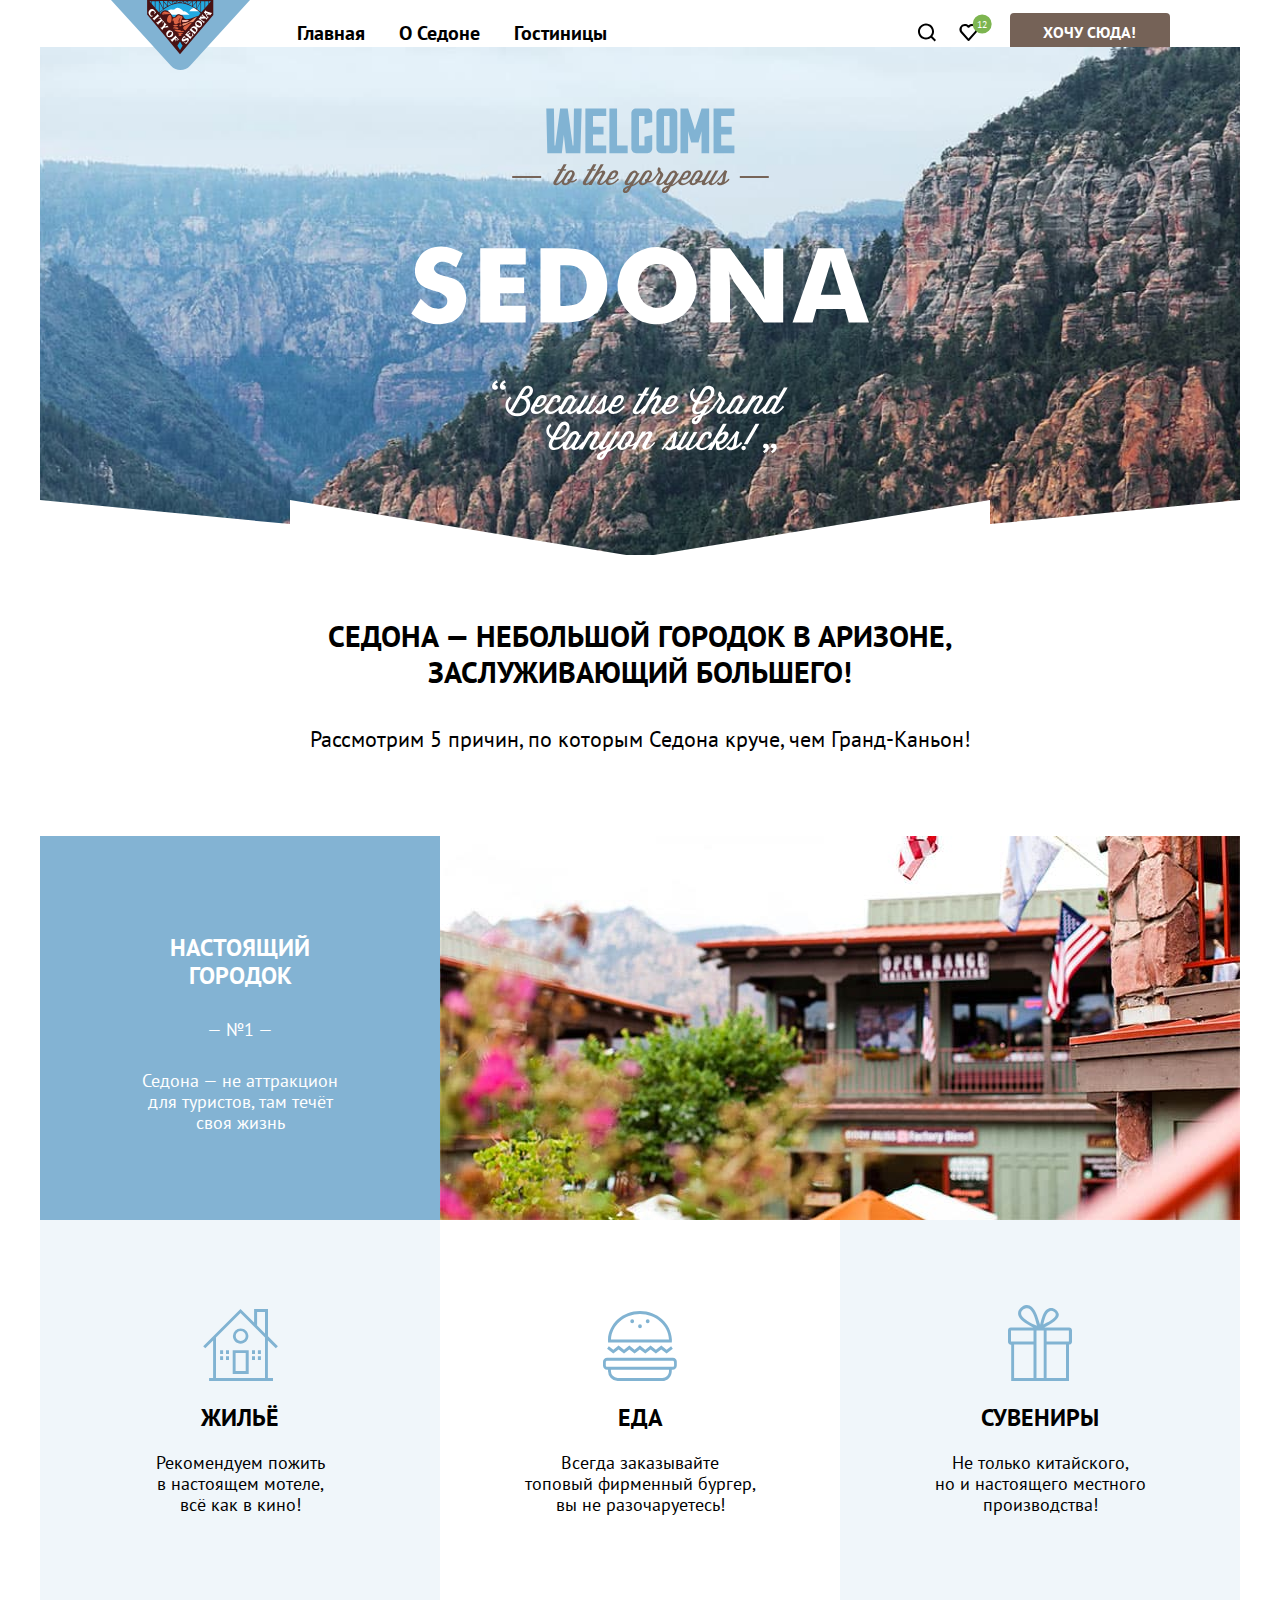
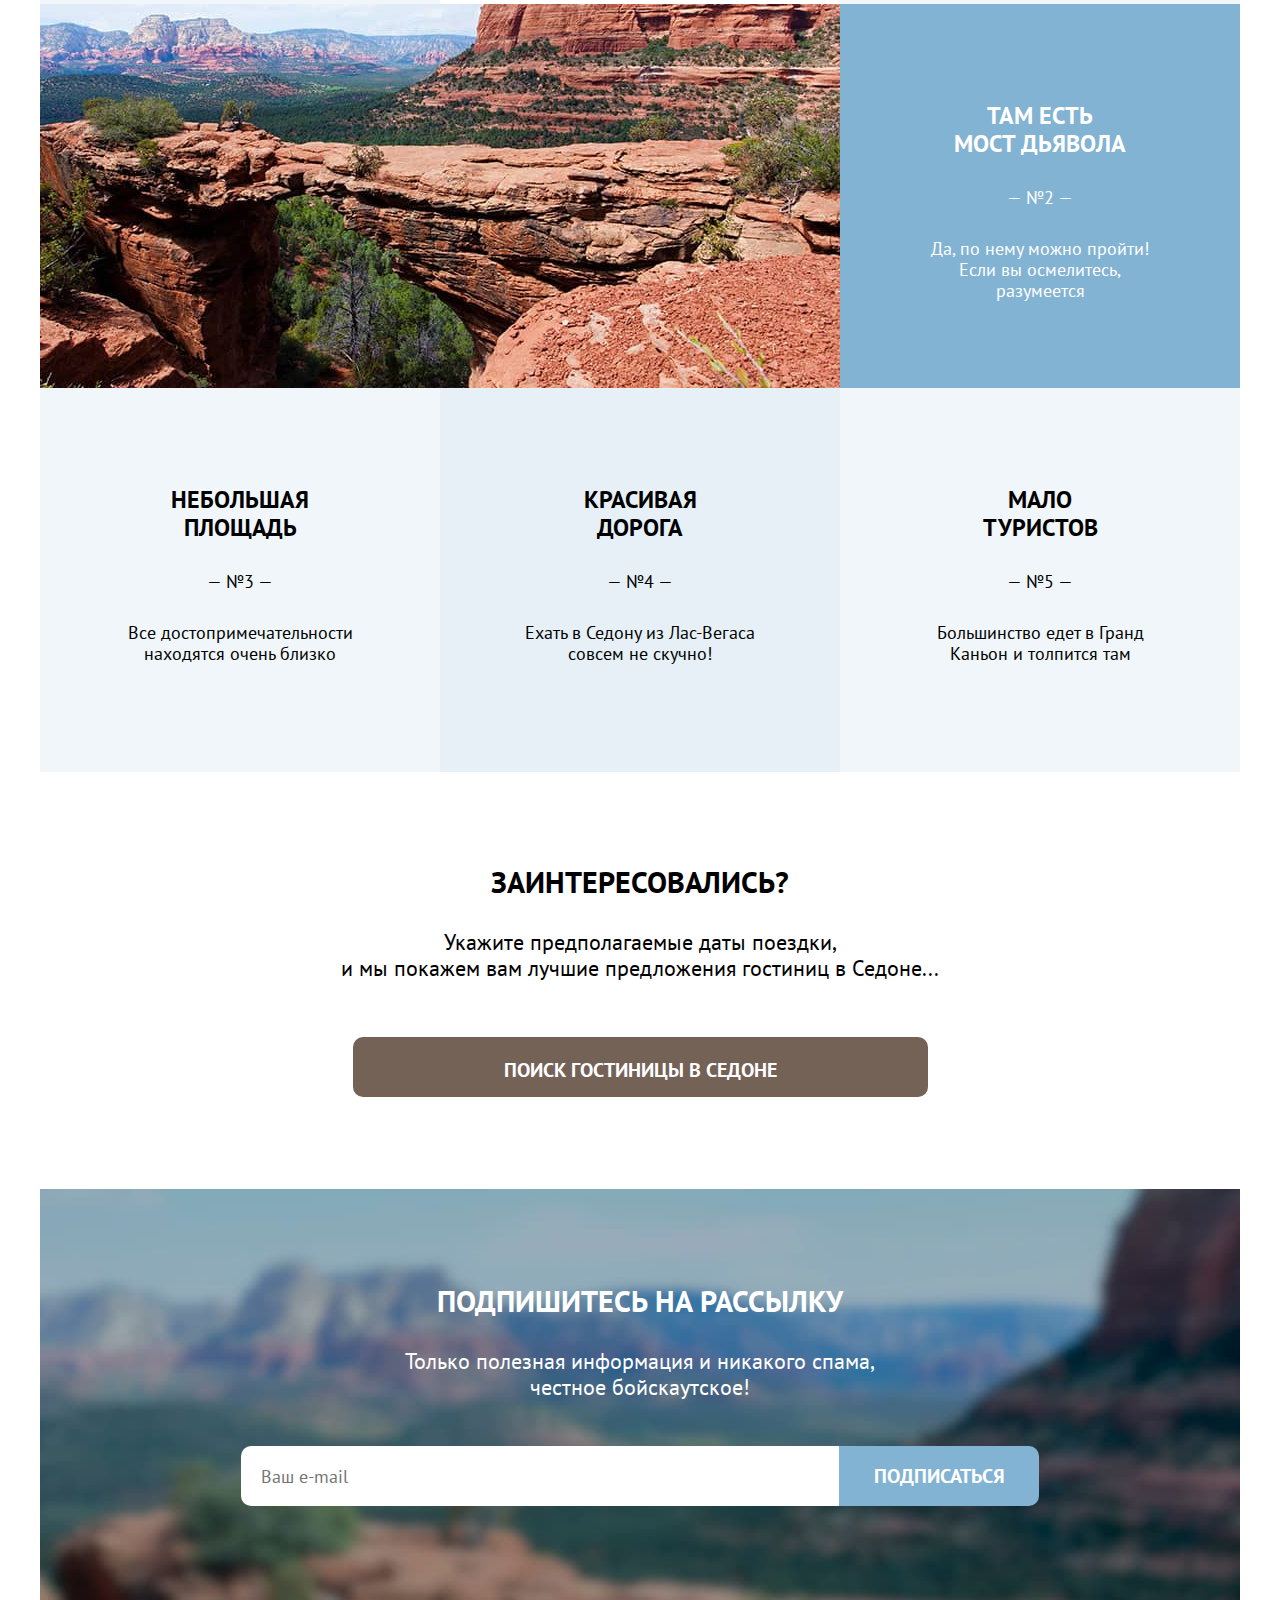
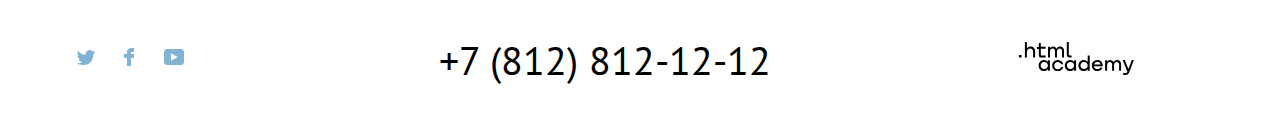
<file: index.html>
<!DOCTYPE html>
<html lang="ru">
  <head>
    <meta charset="utf-8">
    <title>HTML Academy: Седона</title>
    <link rel="stylesheet" href="styles.css">
    <link rel="icon" href="images/favicon.ico">
    <link rel="icon" type="image/png" sizes="32x32" href="images/favicon-32.png">
  </head>
  <body>
    <header class="page-header">
      <img class="page-logo" src="images/logo.svg" width="139" height="70" alt="Логотип Седона.">
      <nav class="navigation">
        <ul class="navigation-list">
          <li class="navigation-item">
            <a class="navigation-link" href="#">Главная</a>
          </li>
          <li class="navigation-item">
            <a class="navigation-link" href="#">О Седоне</a>
          </li>
          <li class="navigation-item">
            <a class="navigation-link" href="catalog.html">Гостиницы</a>
          </li>
        </ul>
        <ul class="navigation-list navigation-user">
          <li class="navigation-item navigation-item-user">
            <a class="navigation-link" href="#">
              <svg class="navigation-icon"
                  width="19"
                  height="19"
                  fill="none"
                  xmlns="http://www.w3.org/2000/svg"
                  role="img"
                  aria-label="Поиск.">
                  <path d="m19.026 17.05-3.71-3.7c1.002-1.3 1.704-3 1.704-4.9 0-4.4-3.61-8-8.023-8C4.585.45.975 4.15.975 8.55c0 4.4 3.61 8 8.022 8 1.805 0 3.51-.6 4.914-1.7l3.71 3.7 1.405-1.5Zm-10.029-2.5c-3.309 0-6.017-2.7-6.017-6s2.708-6 6.017-6c3.31 0 6.017 2.7 6.017 6s-2.707 6-6.017 6Z"/>
              </svg>
              <span class="visually-hidden">Поиск</span>
            </a>
          </li>
          <li class="navigation-item navigation-item-user">
            <a class="navigation-link" href="#">
              <svg class="navigation-icon"
                  width="19"
                  height="17"
                  fill="none"
                  xmlns="http://www.w3.org/2000/svg"
                  role="img"
                  aria-label="Количество лайков.">
                  <path d="M9.4 17a1 1 0 0 1-.8-.4l-7-7.9A5.4 5.4 0 0 1 6 0c1.3 0 2.5.5 3.5 1.3C10.5.5 12 0 13.1 0c3 0 5.5 2.4 5.5 5.4 0 1.3-.5 2.5-1.3 3.4l-7 7.9c-.3.2-.5.3-.9.3Zm-6-9.5 6.1 6.9 6.3-7c.5-.5.7-1.2.7-2 0-1.8-1.5-3.3-3.3-3.3-1 0-2 .5-2.8 1.3-.3.3-.6.4-.9.4-.3 0-.6-.2-.8-.4A3.7 3.7 0 0 0 6 2.1a3.3 3.3 0 0 0-3.3 3.3c0 .9.3 1.6.7 2.1Z"/>
              </svg>
              <span class="visually-hidden">Лайк</span>
            </a>
            <span class="navigation-item-counter">12</span>
          </li>
          <li class="navigation-item navigation-item-user">
            <a class="navigation-link" href="#">Хочу сюда!</a>
          </li>
        </ul>
      </nav>
    </header>
    <main class="main-index main-container">
      <div class="page-container">
        <h1 class="visually-hidden">Седона</h1>
        <section class="promo-first">
          <h2 class="visually-hidden">Добро пожаловать в Седону</h2>
          <img alt="Добро пожаловать в Седону" height="353" src="images/welcome.svg" width="459"> 
        </section>
        <section class="advantages">
          <div class="advantages-header">
            <h2 class="advantages-title">Седона — небольшой городок в Аризоне,<br> заслуживающий большего!</h2>
            <p class="advantages-discription">Рассмотрим 5 причин, по которым Седона круче, чем Гранд-Каньон!</p>
          </div>

          <h2 class="visually-hidden">Преимущества</h2>
          <ul class="advantages-list">
            <li class="advantages-item">
              <div class="advantages-wrapper">
                <h3 class="advantages-title">Настоящий<br> городок</h3>
                <p class="advantages-number">— №1 —</p>
                <p class="advantages-description">Седона — не аттракцион для туристов, там течёт своя жизнь</p>
              </div>
                <img class="advantages-background" src="images/photo-1.jpg" width="800" height="384" alt="Город Седона.">
            </li>
            <li class="advantages-item">
              <h3 class="advantages-title">Жильё</h3>
              <p class="advantages-description">Рекомендуем пожить<br> в настоящем мотеле, всё как в кино!</p>
            </li>
            <li class="advantages-item">
              <h3 class="advantages-title">Еда</h3>
              <p class="advantages-description">Всегда заказывайте<br> топовый фирменный бургер, вы не разочаруетесь!</p>
            </li>
            <li class="advantages-item">
              <h3 class="advantages-title">Сувениры</h3>
              <p class="advantages-description">Не только китайского,<br> но и настоящего местного производства!</p>
            </li>
            <li class="advantages-item">
              <img class="advantages-background" src="images/photo-2.jpg" width="800" height="384" alt="Скала Мост Дьявола.">
              <div class="advantages-wrapper">
                <h3 class="advantages-title">Там есть<br> мост дьявола</h3>
                <p class="advantages-number">— №2 —</p>
                <p class="advantages-description">Да, по нему можно пройти! Если вы осмелитесь, разумеется</p>
              </div>
            </li>
            <li class="advantages-item">
              <h3 class="advantages-title">Небольшая<br> площадь</h3>
              <p class="advantages-number">— №3 —</p>
              <p class="advantages-description">Все достопримечательности<br> находятся очень близко</p>
            </li>
            <li class="advantages-item">
              <h3 class="advantages-title">Красивая<br> дорога</h3>
              <p class="advantages-number">— №4 —</p>
              <p class="advantages-description">Ехать в Седону из Лас-Вегаса<br> совсем не скучно!</p>
            </li>
            <li class="advantages-item">
              <h3 class="advantages-title">Мало<br> туристов</h3>
              <p class="advantages-number">— №5 —</p>
              <p class="advantages-description">Большинство едет в Гранд<br> Каньон и толпится там</p>
            </li>
          </ul>
        </section>

        <section class="search">
          <h2 class="search-title">Заинтересовались?</h2>
          <p class="search-description">Укажите предполагаемые даты поездки,<br> и мы покажем вам лучшие предложения гостиниц в Седоне...</p>
          <a class="search-link" href="catalog.html">Поиск гостиницы в Седоне</a>
        </section>
        <section class="newsletter">
          <h2 class="newsletter-title">Подпишитесь на рассылку</h2>
          <p class="newsletter-description">Только полезная информация и никакого спама,<br> честное бойскаутское!</p>

          <form class="newsletter-form" action="https://echo.htmlacademy.ru/" method="post">
            <label for="newsletter-email">
                <input class="field" placeholder="Ваш e-mail" type="email" name="newsletter-email" id="newsletter-email" required>
            </label>
            <button class="button newsletter-button" type="submit">Подписаться</button>
          </form>
        </section>
      </div>
    </main>

    <footer class="page-footer">
      <div class="page-footer-container">
        <section class="footer-social">
          <h2 class="visually-hidden">Социальные сети</h2>
          <ul class="footer-list">
            <li class="footer-item">
              <a class="footer-social-link footer-social-tw" href="https://twitter.com/htmlacademy_ru">
                <svg class="footer-social-icon"
                    width="18"
                    height="15"
                    fill="none"
                    xmlns="http://www.w3.org/2000/svg"
                    role="img"
                    aria-label="Twitter.">
                    <path d="M11.6.2c1.8-.5 3.2.3 3.8 1.2.7-.2 1.4-.5 2.1-.7 0 .9-.6 1.5-.9 1.8.7.1 1.4-.6 1.4-.6-.2 1-1.1 1.8-1.7 2-.2 6.8001-3.3 11.2001-10.6 11.1001h-.5c-.4 0-4.4-.5-5.2-1.9 2.4.2 4.1-.4 5-1.2-1-.3-2.9-.4-3.2-2.9.4.1.6.2 1.3.1C1.8 8.3.4 7.5.5 5.3c.3.3 1.1.5 1.4.5C1.1 5.6-.2 2.5.9.9c1.9 1.9 4 3.6 7.6 3.8C8.7 2.3 9.7.8 11.6.2Z"/>
                </svg>
                <span class="visually-hidden">Twitter</span>
              </a>
            </li>
            <li class="footer-item">
              <a class="footer-social-link footer-social-fb" href="https://www.facebook.com/htmlacademy">
                <svg class="footer-social-icon"
                    width="10"
                    height="18"
                    fill="none"
                    xmlns="http://www.w3.org/2000/svg"
                    role="img"
                    aria-label="Facebook.">
                    <path d="M7 0C4.8 0 3 1.8 3 4v2H0v4h3v8h4v-8h3V6H7V4h3V0H7Z"/>
                </svg>
                <span class="visually-hidden">Facebook</span>
              </a>
            </li>
            <li class="footer-item">
              <a class="footer-social-link footer-social-yt" href="https://www.youtube.com/c/HTMLAcademyRUS">
                <svg class="footer-social-icon"
                    width="20"
                    height="16"
                    fill="none"
                    xmlns="http://www.w3.org/2000/svg"
                    role="img"
                    aria-label="Youtube.">
                    <path d="M17 0H2.9C1.2 0 0 1.5 0 3.2v9.5C0 14.5 1.2 16 2.9 16h14.3c1.5 0 2.9-1.5 2.9-3.2V3.2C19.9 1.5 18.7 0 17 0ZM7 11.8V4.2L13.7 8 7 11.8Z"/>
                </svg>
                <span class="visually-hidden">Youtube</span>
              </a>
            </li>
          </ul>
        </section>

        <section class="footer-contacts">
          <h2 class="visually-hidden">Контакты</h2>
          <address class="footer-contacts-address">
            <a class="footer-contacts-address-phone" href="tel:78128121212">+7 (812) 812-12-12</a>
          </address>
        </section>

        <a class="htmlacademy-logo" href="https://htmlacademy.ru/">
          <svg class="htmlacademy-logo-icon"
              width="115"
              height="34"
              fill="none"
              xmlns="http://www.w3.org/2000/svg"
              role="img"
              aria-label="Логотип HTML Academy.">
              <path d="M0 12.9v2.6h2.5v-2.6H0Zm11.6-8.4c-1.6 0-2.8.7-3.6 1.7h-.1V0h-2v15.5h2v-5.3c0-2.1 1.3-3.6 3.3-3.6 1.8 0 2.9 1.4 2.9 3.2v5.7h2V9.4c.1-3-1.8-4.9-4.5-4.9Zm15 .3h-4.8V1.1h-2v3.8h-1.9v2h1.9v6c0 1.7 1 2.7 2.7 2.7h4.1v-2h-3.7c-.7 0-1.1-.4-1.1-1.1V6.8h4.8v-2Zm14.5-.2c-1.6 0-2.9.8-3.5 2.1h-.1a3.7 3.7 0 0 0-3.4-2.1c-1.4 0-2.5.8-3.1 1.8h-.1V4.8H29v10.6h2V10c0-2 1-3.5 2.6-3.5 1.5 0 2.4 1 2.4 2.6v6.3h2V9.8c0-2.4 1.4-3.3 2.6-3.3 1.5 0 2.4 1 2.4 2.6v6.3h2V8.9c.1-2.5-1.4-4.3-3.9-4.3Zm6.7 8.1c0 1.7 1 2.7 2.8 2.7h2v-2h-1.7c-.7 0-1.1-.4-1.1-1.1V0h-2v12.7Zm-18.9 7a4.9 4.9 0 0 0-3.9-1.8c-3.1 0-5.4 2.3-5.4 5.6s2.3 5.6 5.4 5.6c1.8 0 3-.8 3.8-1.9h.1v1.6h2V18.2h-2v1.5Zm-3.6 7.4a3.5 3.5 0 0 1-3.6-3.6c0-2 1.4-3.6 3.6-3.6s3.6 1.6 3.6 3.6c0 1.9-1.4 3.6-3.6 3.6ZM44.2 22c-.5-2.4-2.6-4.1-5.4-4.1a5.4 5.4 0 0 0-5.6 5.6c0 3.1 2.2 5.6 5.6 5.6 2.8 0 4.9-1.8 5.4-4.2h-2.1a3.4 3.4 0 0 1-3.3 2.3 3.5 3.5 0 0 1-3.6-3.6c0-2 1.4-3.6 3.6-3.6 1.6 0 2.8 1 3.3 2.2h2.1V22Zm10.9-2.3a4.9 4.9 0 0 0-3.9-1.8c-3.1 0-5.4 2.3-5.4 5.6s2.3 5.6 5.4 5.6c1.8 0 3-.8 3.8-1.9h.1v1.6h2V18.2h-2v1.5Zm-3.6 7.4a3.5 3.5 0 0 1-3.6-3.6c0-2 1.4-3.6 3.6-3.6s3.6 1.6 3.6 3.6c0 1.9-1.5 3.6-3.6 3.6Zm17.2-7.3a5 5 0 0 0-3.9-1.9c-3.1 0-5.4 2.3-5.4 5.6s2.2 5.6 5.4 5.6c1.7 0 3-.8 3.8-1.8h.1v1.5h2V13.4h-2v6.4Zm-3.6 7.3a3.5 3.5 0 0 1-3.6-3.6c0-2 1.4-3.6 3.6-3.6s3.6 1.6 3.6 3.6c-.1 2-1.5 3.6-3.6 3.6Zm13.2-9.2a5.4 5.4 0 0 0-5.5 5.6c0 3 2.1 5.6 5.5 5.6 2.5 0 4.5-1.3 5.2-3.6h-2.1c-.5 1-1.6 1.6-3 1.6-1.9 0-3.3-1.3-3.4-2.9h8.8c.2-3.6-2-6.3-5.5-6.3Zm0 1.9c1.7 0 3 1 3.3 2.6h-6.5a3.2 3.2 0 0 1 3.2-2.6Zm19.9-1.9a4 4 0 0 0-3.6 2h-.1c-.6-1.2-1.8-2-3.4-2-1.4 0-2.5.7-3.1 1.8v-1.5h-1.9v10.6h2v-5.4c0-2 1-3.4 2.6-3.5 1.5 0 2.4 1 2.4 2.6v6.3h2v-5.6c0-2.4 1.4-3.3 2.6-3.3 1.5 0 2.4 1 2.4 2.6v6.3h2v-6.5c.1-2.6-1.4-4.4-3.9-4.4Zm11.2 9.1-3.6-8.9h-2.2l4.8 11.6c-.3.9-.7 1.2-1.7 1.2h-2.5v2h2.5c1.8 0 2.8-.8 3.5-2.6l4.7-12.2h-2.1l-3.4 8.9Z"/>
          </svg>
        </a>
      </div>
    </footer>
    <div class="modal-container modal-container-close">
      <div class="modal modal-auth">
        <button class="modal-close-button">
          <span class="visually-hidden">Закрыть</span>
        </button>
        <section class="modal-content">
          <h2 class="modal-title">Поиск гостиницы в Седоне</h2>
          <form class="auto-form" action="https://echo.htmlacademy.ru/" method="post">
            <p class="field-group">
              <span class="field-group-title">Дата заезда:</span>
              <label class="visually-hidden" for="check-in">Дата заезда</label>
              <input class="auto-form-field field" type="date" id="check-in" name="check-in" required>
            </p>
            <p class="field-group">
              <span class="field-group-title">Дата выезда:</span>
              <label class="visually-hidden" for="check-out">Дата выезда</label>
              <input class="auto-form-field field" type="date" id="check-out" name="check-out" required>
            </p>
            <div class="field-group-wrapper">
              <p class="field-group">
                <span class="field-group-title">Взрослые:</span>
                <label class="visually-hidden" for="adults">Взрослые</label>
                <input class="auto-form-field field" type="number" id="adults" name="adults" value="2" min="1" required>
              </p>
              <p class="field-group field-group-kids">
                <span class="field-group-title">Дети:</span>
                <span class="tooltip">
                  <button class="tooltip-toggle" type="button" aria-labelledby="tooltip-label">
                    <svg class="tooltip-icon"
                        width="1"
                        height="9"
                        fill="none"
                        xmlns="http://www.w3.org/2000/svg"
                        role="img"
                        aria-label="Пояснение по количеству детей.">
                      <path fill-rule="evenodd" clip-rule="evenodd" d="M0 0h2v2H0V0Zm2 12H0V3h2v9Z"/>
                    </svg>
                  </button>
                  <span class="tooltip-text" role="tooltip" id="tooltip-label">Укажите количество детей, которые будут с вами, возраст которых от 6 до 18 лет. Дети до 6 лет размещаются бесплатно.</span>
                </span>
                <label class="visually-hidden" for="kids">Дети</label>
                <input class="auto-form-field field" type="number" id="kids" name="kids" value="1" min="0" required>
              </p>
            </div>
            <button class="button auto-form-button" type="submit">Найти</button>
          </form>
        </section>
      </div>
    </div>
  </body>
</html>
</file>
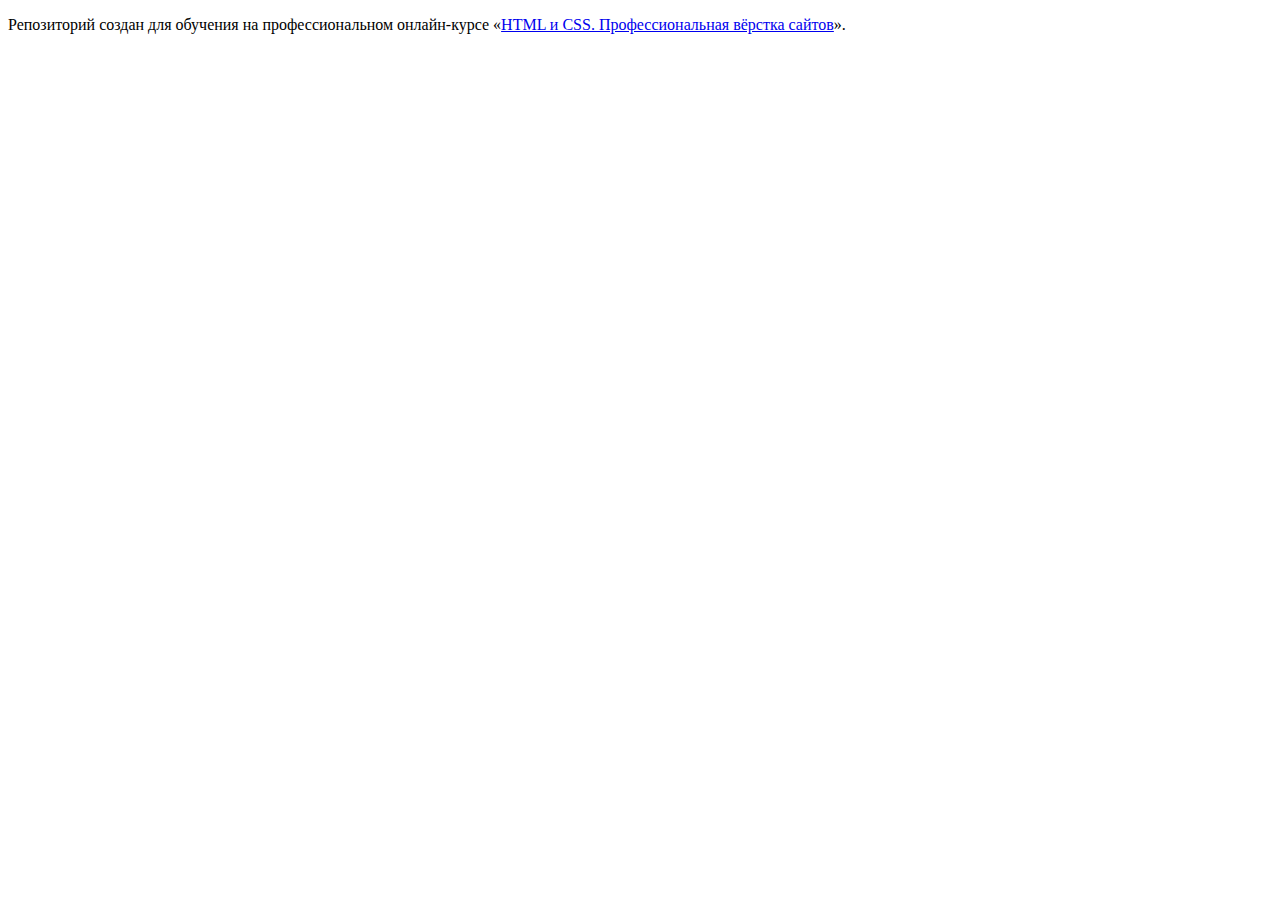
<file: 1/index.html>
<!DOCTYPE html>
<html lang="ru">
  <head>
    <meta charset="utf-8">
    <title>HTML Academy: Седона</title>
    <base href="https://htmlacademy-htmlcss.github.io/1761263-sedona-33/1/">
</head>
  <body>

    <p>Репозиторий создан для обучения на профессиональном онлайн‑курсе «<a href="https://htmlacademy.ru/intensive/htmlcss">HTML и CSS. Профессиональная вёрстка сайтов</a>».</p>

  </body>
</html>
</file>
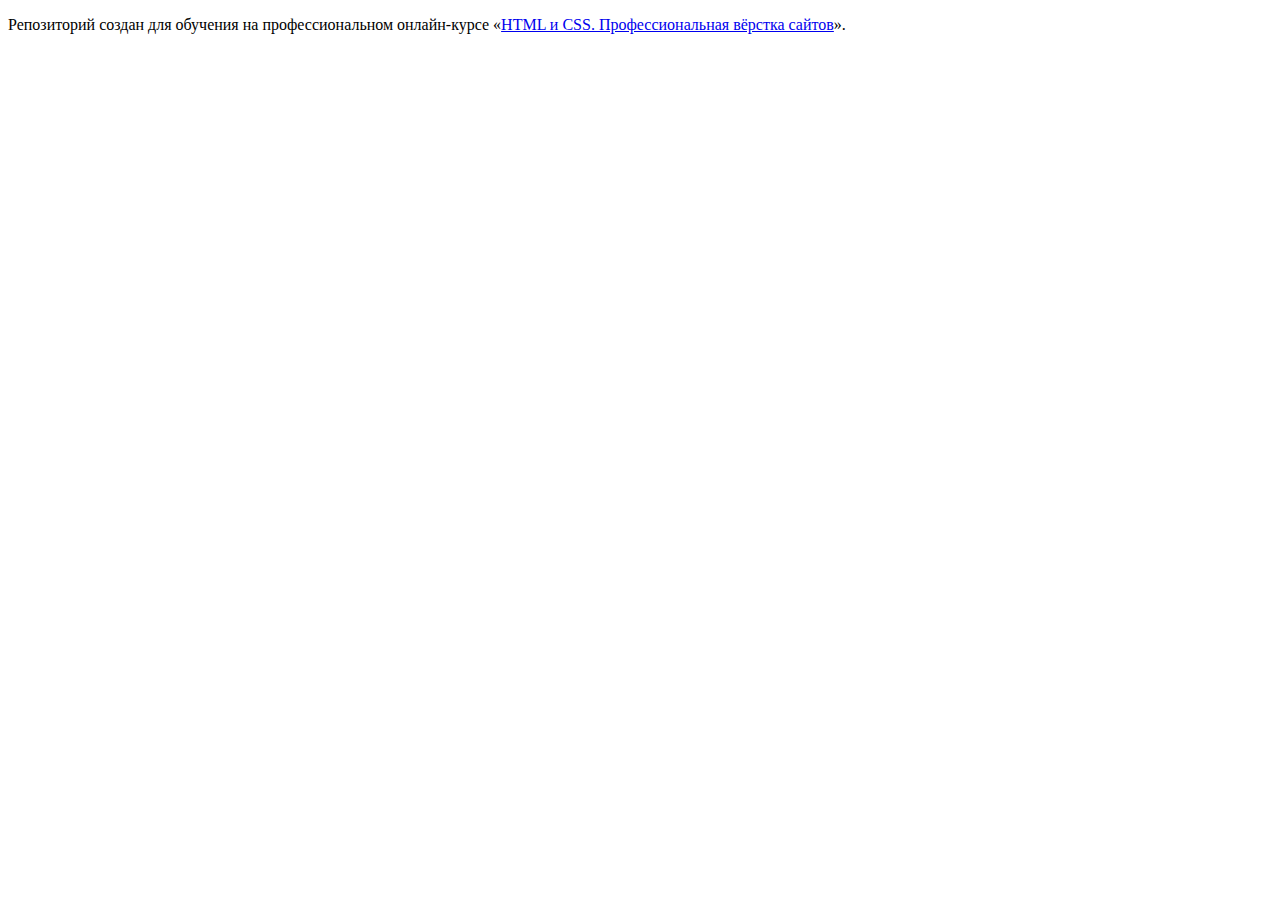
<file: 2/index.html>
<!DOCTYPE html>
<html lang="ru">
  <head>
    <meta charset="utf-8">
    <title>HTML Academy: Седона</title>
    <base href="https://htmlacademy-htmlcss.github.io/1761263-sedona-33/2/">
</head>
  <body>

    <p>Репозиторий создан для обучения на профессиональном онлайн‑курсе «<a href="https://htmlacademy.ru/intensive/htmlcss">HTML и CSS. Профессиональная вёрстка сайтов</a>».</p>

  </body>
</html>
</file>
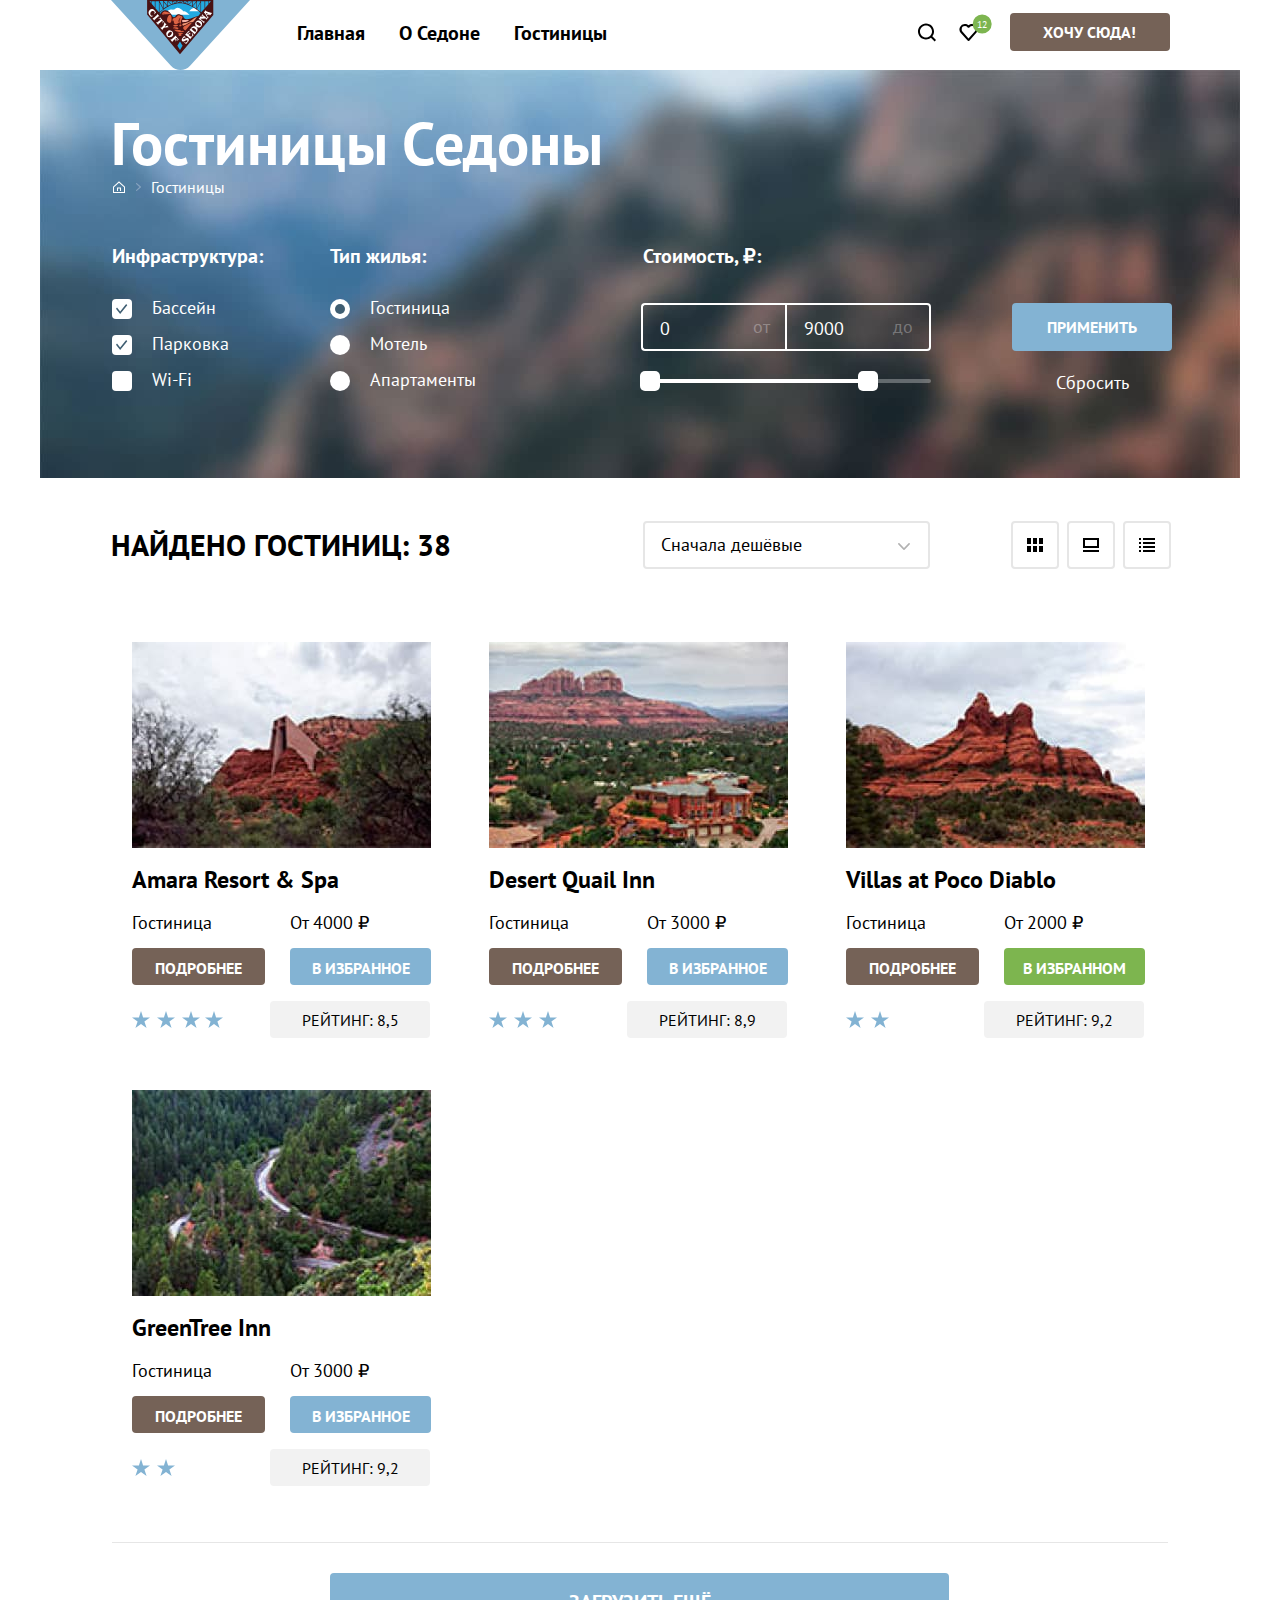
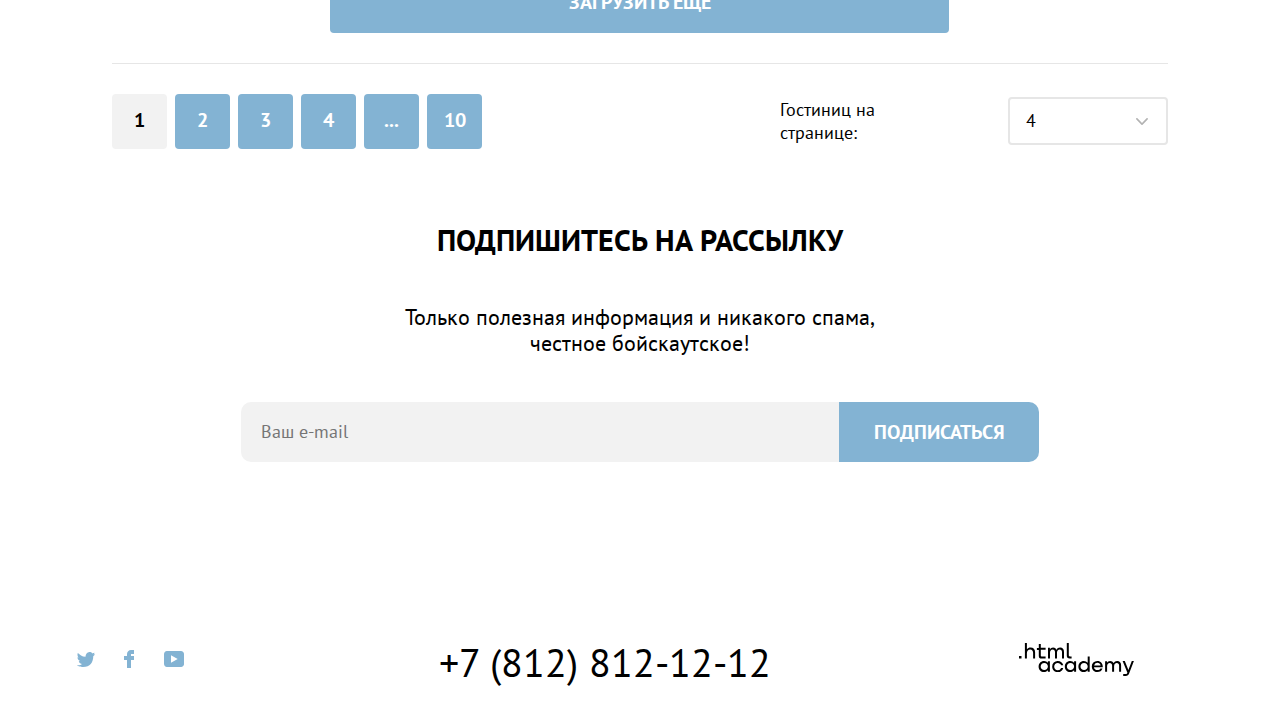
<file: catalog.html>
<!DOCTYPE html>
<html lang="en">
<head>
  <meta charset="utf-8">
  <title>HTML Academy: Седона</title>
  <link rel="stylesheet" href="styles.css">
  <link rel="icon" href="images/favicon.ico">
  <link rel="icon" type="image/png" sizes="32x32" href="images/favicon-32.png">
</head>
<body>
  <header class="page-header">

    <img class="page-logo" src="images/logo.svg" width="139" height="70" alt="Логотип Седона.">

    <nav class="navigation">
      <ul class="navigation-list">
        <li class="navigation-item">
          <a class="navigation-link" href="index.html">Главная</a>
        </li>
        <li class="navigation-item">
          <a class="navigation-link" href="#">О Седоне</a>
        </li>
        <li class="navigation-item">
          <a class="navigation-link navigation-link-current" href="catalog.html">Гостиницы</a>
        </li>
      </ul>

      <ul class="navigation-list navigation-user">
        <li class="navigation-item navigation-item-user">
          <a class="navigation-link" href="#">
            <svg class="navigation-icon"
                width="19"
                height="19"
                fill="none"
                xmlns="http://www.w3.org/2000/svg"
                role="img"
                aria-label="Поиск.">
            <path d="m19.026 17.05-3.71-3.7c1.002-1.3 1.704-3 1.704-4.9 0-4.4-3.61-8-8.023-8C4.585.45.975 4.15.975 8.55c0 4.4 3.61 8 8.022 8 1.805 0 3.51-.6 4.914-1.7l3.71 3.7 1.405-1.5Zm-10.029-2.5c-3.309 0-6.017-2.7-6.017-6s2.708-6 6.017-6c3.31 0 6.017 2.7 6.017 6s-2.707 6-6.017 6Z"/>
            </svg>
            <span class="visually-hidden">Поиск</span>
          </a>
        </li>
        <li class="navigation-item navigation-item-user">
          <a class="navigation-link" href="#">
            <svg class="navigation-icon"
                width="19"
                height="17"
                fill="none"
                xmlns="http://www.w3.org/2000/svg"
                role="img"
                aria-label="Количество лайков.">
                <path d="M9.4 17a1 1 0 0 1-.8-.4l-7-7.9A5.4 5.4 0 0 1 6 0c1.3 0 2.5.5 3.5 1.3C10.5.5 12 0 13.1 0c3 0 5.5 2.4 5.5 5.4 0 1.3-.5 2.5-1.3 3.4l-7 7.9c-.3.2-.5.3-.9.3Zm-6-9.5 6.1 6.9 6.3-7c.5-.5.7-1.2.7-2 0-1.8-1.5-3.3-3.3-3.3-1 0-2 .5-2.8 1.3-.3.3-.6.4-.9.4-.3 0-.6-.2-.8-.4A3.7 3.7 0 0 0 6 2.1a3.3 3.3 0 0 0-3.3 3.3c0 .9.3 1.6.7 2.1Z"/>
            </svg>
            <span class="visually-hidden">Лайк</span>
          </a>
          <span class="navigation-item-counter">12</span>
        </li>
        <li class="navigation-item navigation-item-user">
          <a class="navigation-link" href="#">Хочу сюда!</a>
        </li>
      </ul>
    </nav>
  </header>
  <main class="main-inner main-container">
    <div class="page-container">
      <header class="inner-header">
        <h1 class="inner-header-title">Гостиницы Седоны</h1>

        <ul class="breadcrumbs">
          <li class="breadcrumbs-item">
            <a class="breadcrumbs-link" href="index.html">
              <svg class="breadcrumbs-icon"
                width="12"
                height="12"
                fill="none"
                xmlns="http://www.w3.org/2000/svg"
                role="img"
                aria-label="Главная страница.">
                <path d="M6 .3 0 5.8V12h12V5.8L6 .3ZM11 11H1V6.2l5-4.5 5 4.5V11Z"/>
                <path d="M4 10h1V7.5h2V10h1V6.5H4V10Z"/></svg>
              <span class="visually-hidden">Главная</span>
            </a>
            <svg class="breadcrumbs-icon"
                width="5"
                height="8"
                fill="none"
                xmlns="http://www.w3.org/2000/svg"
                role="img"
                aria-label="Главная.">
                <path d="m4.79998 3.60005-3.8-3.4c-.2-.2-.6-.2-.9 0-.3.2-.2.6 0 .8l3.3 3-3.2 3c-.2.2-.2.6 0 .8 0 .1.3.2.4.2.1 0 .3-.1.4-.2l3.8-3.4c.3-.2.3-.6 0-.8Z"
                fill="#fff"/>
            </svg>
          </li>
          <li class="breadcrumbs-item">
            <a class="breadcrumbs-link" href="#">Гостиницы</a>
          </li>
        </ul>
      </header>

      <section class="catalog-hotel">
        <h2 class="visually-hidden">Поиск по фильтрам</h2>
        <form class="catalog-filter" action="https://echo.htmlacademy.ru/" method="get">

        <fieldset class="catalog-filter-group">
          <legend class="catalog-filter-title">Инфраструктура:</legend>
          <ul class="catalog-filter-list">
            <li class="catalog-filter-item">
              <label class="control">
                <input class="visually-hidden control-input" type="checkbox" name="pool" checked>
                <span class="control-mark"></span>
                <span class="control-label">Бассейн</span>
              </label>
            </li>
            <li class="catalog-filter-item">
              <label class="control">
                <input class="visually-hidden control-input" type="checkbox" name="parking" checked>
                <span class="control-mark"></span>
                <span class="control-label">Парковка</span>
              </label>
            </li>
            <li class="catalog-filter-item">
              <label class="control">
                <input class="visually-hidden control-input" type="checkbox" name="wi-fi">
                <span class="control-mark"></span>
                <span class="control-label">Wi-Fi</span>
              </label>
            </li>
          </ul>
        </fieldset>

        <fieldset class="catalog-filter-group">
          <legend class="catalog-filter-title">Тип жилья:</legend>
          <ul class="catalog-filter-list">
            <li class="catalog-filter-item">
              <label class="control">
                <input class="visually-hidden control-input" type="radio" name="hotel-type" value="hotel" checked>
                <span class="control-mark"></span>
                <span class="control-label">Гостиница</span>
              </label>
            </li>
            <li class="catalog-filter-item">
              <label class="control">
                <input class="visually-hidden control-input" type="radio" name="hotel-type" value="motel">
                <span class="control-mark"></span>
                <span class="control-label">Мотель</span>
              </label>
            </li>
            <li class="catalog-filter-item">
              <label class="control">
                <input class="visually-hidden control-input" type="radio" name="hotel-type" value="apartments">
                <span class="control-mark"></span>
                <span class="control-label">Апартаменты</span>
              </label>
            </li>
          </ul>
        </fieldset>

        <fieldset class="catalog-filter-group">
          <legend class="catalog-filter-title">Стоимость, ₽:</legend>
          <div class="range">
            <div class="range-wrapper-inputs">
              <label class="catalog-filter-label">
                <input class="range-input" type="number" value="0" name="min-price" min="0" required>
              </label>
              <label class="catalog-filter-label">
                <input class="range-input" type="number" value="9000" name="max-price" min="0" required>
              </label>
            </div>
            <div class="range-scale">
              <div class="range-bar">
                <button class="range-toggle toggle-min">
                  <span class="visually-hidden">Изменить минимальную цену.</span>
                </button>
                <button class="range-toggle toggle-max">
                  <span class="visually-hidden">Изменить максимальную цену.</span>
                </button>
              </div>
            </div>
          </div>
        </fieldset>
          <div class="buttons-wrapper">
            <button class="button-apply" type="submit">Применить</button>
            <button class="button-reset" type="reset">Сбросить</button>
          </div>
        </form>

        <div class="inner-background">
          <div class="sorting-hotel">
            <p class="find-hotel">Найдено гостиниц: 38</p>
            <select class="select-control" aria-label="Сортировка" required>
              <option value="">Сначала дешёвые</option>
              <option value="">Сначала дорогие</option>
              <option value="">Сначала высокий рейтинг</option>
              
            </select>

            <div class="buttons-show-wrapper">
              <a class="button-show button-tile" href="#">
                <span class="visually-hidden">Показать карточки</span>
              </a>
              <a class="button-show button-slideshow" href="#">
                <span class="visually-hidden">Показать слайдшоу</span>
              </a>
              <a class="button-show button-list" href="#" >
                <span class="visually-hidden">Показать список</span>
              </a>
            </div>
          </div>
          <ul class="hotel-list">
            <li class="hotel-card">
              <a class="hotel-card-link" href="#">
                <img class="hotel-card-image" src="images/hotel-1.jpg" width="299" height="206" alt="Amara Resort & Spa.">
                <h3 class="hotel-card-title">Amara Resort & Spa</h3>
              </a>
              <div class="hotel-card-content">
                <span class="hotel-card-type">Гостиница</span>
                <span class="hotel-card-price">От 4000 ₽</span>
                <a class="hotel-card-button button" href="#">Подробнее</a>
                <button class="hotel-card-button button" type="button">В избранное</button>
                <span class="hotel-card-stars"></span>
                <span class="hotel-card-rating">Рейтинг: 8,5</span>
              </div>
            </li>
            <li class="hotel-card">
              <a class="hotel-card-link" href="#">
                <img class="hotel-card-image" src="images/hotel-2.jpg" width="299" height="206" alt="Desert Quail Inn.">
                <h3 class="hotel-card-title">Desert Quail Inn</h3>
              </a>
              <div class="hotel-card-content">
                <span class="hotel-card-type">Гостиница</span>
                <span class="hotel-card-price">От 3000 ₽</span>
                <a class="hotel-card-button button" href="#">Подробнее</a>
                <button class="hotel-card-button button" type="button">В избранное</button>
                <span class="hotel-card-stars"></span>
                <span class="hotel-card-rating">Рейтинг: 8,9</span>
              </div>
            </li>
            <li class="hotel-card">
              <a class="hotel-card-link" href="#">
                <img class="hotel-card-image" src="images/hotel-3.jpg" width="299" height="206" alt="Villas at Poco Diablo.">
                <h3 class="hotel-card-title">Villas at Poco Diablo</h3>
              </a>
              <div class="hotel-card-content">
                <span class="hotel-card-type">Гостиница</span>
                <span class="hotel-card-price">От 2000 ₽</span>
                <a class="hotel-card-button button" href="#">Подробнее</a>
                <button class="hotel-card-button button" type="button">В избранном</button>
                <span class="hotel-card-stars"></span>
                <span class="hotel-card-rating">Рейтинг: 9,2</span>
              </div>
            </li>
            <li class="hotel-card">
              <a class="hotel-card-link" href="#">
                <img class="hotel-card-image" src="images/hotel-4.jpg" width="299" height="206" alt="GreenTree Inn.">
                <h3 class="hotel-card-title">GreenTree Inn</h3>
              </a>
              <div class="hotel-card-content">
                <span class="hotel-card-type">Гостиница</span>
                <span class="hotel-card-price">От 3000 ₽</span>
                <a class="hotel-card-button button" href="#">Подробнее</a>
                <button class="hotel-card-button button" type="button">В избранное</button>
                <span class="hotel-card-stars"></span>
                <span class="hotel-card-rating">Рейтинг: 9,2</span>
              </div>
            </li>
          </ul>
          <div class="pagination-show-more-wrapper">
            <button class="button pagination-show-more" type="button">Загрузить ещё</button>
          </div>
          <div class="pagination-pages-wrapper">
            <ul class="pagination">
              <li class="pagination-item">
                <a class="pagination-link pagination-current" href='#'>1</a>
              </li>
              <li class="pagination-item">
                <a class="pagination-link" href="#">2</a>
              </li>
              <li class="pagination-item">
                <a class="pagination-link" href="#">3</a>
              </li>
              <li class="pagination-item">
                <a class="pagination-link" href="#">4</a>
              </li>
              <li class="pagination-item">
                <a class="pagination-link" href="#">...</a>
              </li>
              <li class="pagination-item">
                <a class="pagination-link" href="#">10</a>
              </li>
            </ul>

            <span class="select-control-hotel">Гостиниц на странице:</span>
            <select class="select-control" aria-label="Количество гостиниц" required>
              <option value="">4</option>
              <option value="">3</option>
              <option value="">2</option>
              <option value="">1</option>
            </select>
          </div>
        </div>
      </section>

      <section class="newsletter-inner">
        <h2 class="newsletter-title">Подпишитесь на рассылку</h2>
        <p class="newsletter-description">Только полезная информация и никакого спама,<br> честное бойскаутское!</p>
        <form class="newsletter-form" action="https://echo.htmlacademy.ru/" method="post">
          <label for="newsletter-email">
              <input class="field inner-field" placeholder="Ваш e-mail" type="email" name="newsletter-email" id="newsletter-email" required>
          </label>
          <button class="button newsletter-button" type="submit">Подписаться</button>
        </form>
      </section>
    </div>
  </main>

  <footer class="page-footer">
    <div class="page-footer-container">
      <section class="footer-social">
        <h2 class="visually-hidden">Социальные сети</h2>
        <ul class="footer-list">
          <li class="footer-item">
            <a class="footer-social-link footer-social-tw" href="https://twitter.com/htmlacademy_ru">
              <svg class="footer-social-icon"
                  width="18"
                  height="15"
                  fill="none"
                  xmlns="http://www.w3.org/2000/svg"
                  role="img"
                  aria-label="Twitter.">
                  <path d="M11.6.2c1.8-.5 3.2.3 3.8 1.2.7-.2 1.4-.5 2.1-.7 0 .9-.6 1.5-.9 1.8.7.1 1.4-.6 1.4-.6-.2 1-1.1 1.8-1.7 2-.2 6.8001-3.3 11.2001-10.6 11.1001h-.5c-.4 0-4.4-.5-5.2-1.9 2.4.2 4.1-.4 5-1.2-1-.3-2.9-.4-3.2-2.9.4.1.6.2 1.3.1C1.8 8.3.4 7.5.5 5.3c.3.3 1.1.5 1.4.5C1.1 5.6-.2 2.5.9.9c1.9 1.9 4 3.6 7.6 3.8C8.7 2.3 9.7.8 11.6.2Z"/>
              </svg>
              <span class="visually-hidden">Twitter</span>
            </a>
          </li>
          <li class="footer-item">
            <a class="footer-social-link footer-social-fb" href="https://www.facebook.com/htmlacademy">
              <svg class="footer-social-icon"
                  width="10"
                  height="18"
                  fill="none"
                  xmlns="http://www.w3.org/2000/svg"
                  role="img"
                  aria-label="Facebook.">
                  <path d="M7 0C4.8 0 3 1.8 3 4v2H0v4h3v8h4v-8h3V6H7V4h3V0H7Z"/>
              </svg>
              <span class="visually-hidden">Facebook</span>
            </a>
          </li>
          <li class="footer-item">
            <a class="footer-social-link footer-social-yt" href="https://www.youtube.com/c/HTMLAcademyRUS">
              <svg class="footer-social-icon"
                  width="20"
                  height="16"
                  fill="none"
                  xmlns="http://www.w3.org/2000/svg"
                  role="img"
                  aria-label="Youtube.">
                  <path d="M17 0H2.9C1.2 0 0 1.5 0 3.2v9.5C0 14.5 1.2 16 2.9 16h14.3c1.5 0 2.9-1.5 2.9-3.2V3.2C19.9 1.5 18.7 0 17 0ZM7 11.8V4.2L13.7 8 7 11.8Z"/>
              </svg>
              <span class="visually-hidden">Youtube</span>
            </a>
          </li>
        </ul>
      </section>

      <section class="footer-contacts">
        <h2 class="visually-hidden">Контакты</h2>
        <address class="footer-contacts-address">
          <a class="footer-contacts-address-phone" href="tel:78128121212">+7 (812) 812-12-12</a>
        </address>
      </section>

      <a class="htmlacademy-logo" href="https://htmlacademy.ru/">
        <svg class="htmlacademy-logo-icon"
            width="115"
            height="34"
            fill="none"
            xmlns="http://www.w3.org/2000/svg"
            role="img"
            aria-label="Логотип HTML Academy.">
            <path d="M0 12.9v2.6h2.5v-2.6H0Zm11.6-8.4c-1.6 0-2.8.7-3.6 1.7h-.1V0h-2v15.5h2v-5.3c0-2.1 1.3-3.6 3.3-3.6 1.8 0 2.9 1.4 2.9 3.2v5.7h2V9.4c.1-3-1.8-4.9-4.5-4.9Zm15 .3h-4.8V1.1h-2v3.8h-1.9v2h1.9v6c0 1.7 1 2.7 2.7 2.7h4.1v-2h-3.7c-.7 0-1.1-.4-1.1-1.1V6.8h4.8v-2Zm14.5-.2c-1.6 0-2.9.8-3.5 2.1h-.1a3.7 3.7 0 0 0-3.4-2.1c-1.4 0-2.5.8-3.1 1.8h-.1V4.8H29v10.6h2V10c0-2 1-3.5 2.6-3.5 1.5 0 2.4 1 2.4 2.6v6.3h2V9.8c0-2.4 1.4-3.3 2.6-3.3 1.5 0 2.4 1 2.4 2.6v6.3h2V8.9c.1-2.5-1.4-4.3-3.9-4.3Zm6.7 8.1c0 1.7 1 2.7 2.8 2.7h2v-2h-1.7c-.7 0-1.1-.4-1.1-1.1V0h-2v12.7Zm-18.9 7a4.9 4.9 0 0 0-3.9-1.8c-3.1 0-5.4 2.3-5.4 5.6s2.3 5.6 5.4 5.6c1.8 0 3-.8 3.8-1.9h.1v1.6h2V18.2h-2v1.5Zm-3.6 7.4a3.5 3.5 0 0 1-3.6-3.6c0-2 1.4-3.6 3.6-3.6s3.6 1.6 3.6 3.6c0 1.9-1.4 3.6-3.6 3.6ZM44.2 22c-.5-2.4-2.6-4.1-5.4-4.1a5.4 5.4 0 0 0-5.6 5.6c0 3.1 2.2 5.6 5.6 5.6 2.8 0 4.9-1.8 5.4-4.2h-2.1a3.4 3.4 0 0 1-3.3 2.3 3.5 3.5 0 0 1-3.6-3.6c0-2 1.4-3.6 3.6-3.6 1.6 0 2.8 1 3.3 2.2h2.1V22Zm10.9-2.3a4.9 4.9 0 0 0-3.9-1.8c-3.1 0-5.4 2.3-5.4 5.6s2.3 5.6 5.4 5.6c1.8 0 3-.8 3.8-1.9h.1v1.6h2V18.2h-2v1.5Zm-3.6 7.4a3.5 3.5 0 0 1-3.6-3.6c0-2 1.4-3.6 3.6-3.6s3.6 1.6 3.6 3.6c0 1.9-1.5 3.6-3.6 3.6Zm17.2-7.3a5 5 0 0 0-3.9-1.9c-3.1 0-5.4 2.3-5.4 5.6s2.2 5.6 5.4 5.6c1.7 0 3-.8 3.8-1.8h.1v1.5h2V13.4h-2v6.4Zm-3.6 7.3a3.5 3.5 0 0 1-3.6-3.6c0-2 1.4-3.6 3.6-3.6s3.6 1.6 3.6 3.6c-.1 2-1.5 3.6-3.6 3.6Zm13.2-9.2a5.4 5.4 0 0 0-5.5 5.6c0 3 2.1 5.6 5.5 5.6 2.5 0 4.5-1.3 5.2-3.6h-2.1c-.5 1-1.6 1.6-3 1.6-1.9 0-3.3-1.3-3.4-2.9h8.8c.2-3.6-2-6.3-5.5-6.3Zm0 1.9c1.7 0 3 1 3.3 2.6h-6.5a3.2 3.2 0 0 1 3.2-2.6Zm19.9-1.9a4 4 0 0 0-3.6 2h-.1c-.6-1.2-1.8-2-3.4-2-1.4 0-2.5.7-3.1 1.8v-1.5h-1.9v10.6h2v-5.4c0-2 1-3.4 2.6-3.5 1.5 0 2.4 1 2.4 2.6v6.3h2v-5.6c0-2.4 1.4-3.3 2.6-3.3 1.5 0 2.4 1 2.4 2.6v6.3h2v-6.5c.1-2.6-1.4-4.4-3.9-4.4Zm11.2 9.1-3.6-8.9h-2.2l4.8 11.6c-.3.9-.7 1.2-1.7 1.2h-2.5v2h2.5c1.8 0 2.8-.8 3.5-2.6l4.7-12.2h-2.1l-3.4 8.9Z"/>
        </svg>
      </a>
    </div>
  </footer>
</body>
</html>
</file>
<file: styles.css>
@font-face {
  font-family: "PT Sans";
  font-style: normal;
  font-weight: 400;
  src: url("fonts/ptsans-400.woff2") format("woff2");
  font-display: swap;
}

@font-face {
  font-family: "PT Sans";
  font-style: normal;
  font-weight: 700;
  src: url("fonts/ptsans-700.woff2") format("woff2");
  font-display: swap;
}

html {
  height: 100%;
}

body {
  margin: 0;
  margin-left: 40px;
  margin-right: 40px;
  padding: 0;
  display: flex;
  flex-direction: column;
  min-height: 100%;
  font-family: "PT Sans", sans-serif;
  font-size: 18px;
  line-height: 21px;
  color: #000000;
  background-color: #ffffff;
}

.navigation-list,
.advantages-list,
.footer-list,
.breadcrumbs,
.catalog-filter-list,
.hotel-list,
.pagination {
padding: 0;
margin: 0;
list-style-type: none;
}

.page-header{
display: flex;
width: 1060px;
height: 70px;
margin: 0 auto;
margin-left: 71px;
margin-bottom: 6px;
}

.page-logo {
z-index: 2;
}

.navigation {
display: flex;
}

.navigation-item-counter {
position: absolute;
bottom: 51px;
left: 24px;
display: flex;
justify-content: center;
align-items: center;
font-size: 10px;
line-height: 13px;
color: #ffffff;
width: 20px;
height: 20px;
background-image: url("images/green-ellipse.svg");
background-repeat: no-repeat;
background-position: center;
}

.navigation-item > .navigation-item-counter {
position: relative;
}

.navigation-list {
display: flex;
flex-wrap: nowrap;
align-items: flex-start;
justify-content: flex-start;
width: 390px;
margin-left: 30px;
}

.navigation-user {
max-width: 264px;
margin-left: -46.1px;
margin-top: -1px;
margin-bottom: 3px;
}

.navigation-link {
position: relative;
color: #000000;
background-color: #ffffff;
font-size: 20px;
line-height: 26px;
font-weight: 700;
text-decoration: none;
display: block;
padding: 20px 17px;

}


.navigation-link:hover {
color: #756257;
}

.navigation-link:active {
color: rgba(117, 98, 87, 0.3);
}

.navigation-link:hover .navigation-icon {
fill: #756257;
}

.navigation-link:active .navigation-icon {
fill: #756257;
fill-opacity: 0.3;
}

.navigation-item-user:nth-child(3):hover .navigation-link {
background-color: #615048;
}

.navigation-item-user:nth-child(3):active .navigation-link {
color: rgba(255, 255, 255, 0.3);
}

.navigation-link:focus {
outline: 3px solid #83B3D3;
}

.navigation > .navigation-list:nth-child(1) {
margin-right: 282px;
}

.navigation-item-user:nth-child(1) .navigation-link,
.navigation-item-user:nth-child(2) .navigation-link {
display: block;
padding: 0;
min-width: 42px;
min-height: 66px;
}

.navigation-item-user:nth-child(3) .navigation-link {
color: #ffffff;
background-color: #756257;
font-size: 16px;
line-height: 20px;
text-transform: uppercase;
display: inline-block;
text-align: center;
width: 130px;
height: 20px;
padding: 9px 15px;
margin-top: 13.72px;
margin-bottom: 19.04px;
margin-left: 20px;
border-radius: 4px;
}

.navigation-icon {
position: absolute;
top: 0;
right: 0;
bottom: 0;
left: 0;
margin: auto;
fill: #000000;
}
.promo-first {
  display: flex;
  width: 1200px;
  min-height: 508px;
  background-image: url("images/shape.svg"), url("images/background-top.jpg");
  background-position: 0% 100.5%, center 28.5%;
  background-repeat: no-repeat;
  background-size: auto, cover;
  background-color: #81b4d3;
}
.promo-first img{
  padding-top: 61px;
  padding-left: 371px;
  padding-right: 371px;
  padding-bottom: 82px;
}
.main-index  {
  flex-grow: 1;
  padding-top: 30px;
  margin-top: 10px;
  margin-right: 100px;
  margin-bottom: -px;
  z-index: 1;
}
.promo-first{
  width: 1200px;
  margin-top: -53px;
}
.page-container {
  width: 1200px;
  margin: 0 auto;
}

.logo {
  display: block;
  margin: 0 auto;
  margin-top: 90px;
}
.advantages-header {
  color: #000000;
  background-color: #ffffff;
  text-align: center;
  display: flex;
  flex-direction: column;
  align-items: center;
  padding-top: 63px;
  padding-bottom: 79px;
}

.advantages-header > .advantages-title {
  font-size: 30px;
  line-height: 36px;
  font-weight: 700;
  text-transform: uppercase;
  margin-bottom: 31px;
}

.advantages-header > .advantages-discription {
  font-size: 22px;
  line-height: 36px;
  font-weight: 400;
  margin: 0;
}

.advantages-list {
  display: flex;
  flex-wrap: wrap;
}

.advantages-item {
  font-size: 18px;
  line-height: 21px;
  font-weight: 400;
  text-align: center;
  display: flex;
}

.advantages-item > .advantages-title,
.advantages-wrapper > .advantages-title {
  font-size: 24px;
  line-height: 28px;
  font-weight: 700;
  text-transform: uppercase;
}

.advantages-title,
.advantages-number,
.advantages-description {
  margin: 0;
}

.advantages-description {
  align-self: center;
}

.advantages-wrapper > .advantages-description {
  width: 220px;
}

.advantages-item:nth-child(2) > .advantages-description {
  width: 180px;
}

.advantages-item:nth-child(3) > .advantages-description {
  width: 250px;
}

.advantages-item:nth-child(4) > .advantages-description {
  width: 250px;
}

.advantages-wrapper,
.advantages-list > .advantages-item:nth-child(2),
.advantages-list > .advantages-item:nth-child(3),
.advantages-list > .advantages-item:nth-child(4),
.advantages-list > .advantages-item:nth-child(6),
.advantages-list > .advantages-item:nth-child(7),
.advantages-list > .advantages-item:nth-child(8) {
  display: flex;
  flex-direction: column;
}

.advantages-item:nth-child(1) .advantages-title,
.advantages-item:nth-child(5) .advantages-title,
.advantages-item:nth-child(6) .advantages-title,
.advantages-item:nth-child(7) .advantages-title,
.advantages-item:nth-child(8) .advantages-title {
  margin-top: 98px;
  margin-bottom: 29px;
}

.advantages-item:nth-child(2) .advantages-title,
.advantages-item:nth-child(3) .advantages-title,
.advantages-item:nth-child(4) .advantages-title   {
  margin-bottom: 20px;
}

.advantages-item:nth-child(1) .advantages-number,
.advantages-item:nth-child(5) .advantages-number,
.advantages-item:nth-child(6) .advantages-number,
.advantages-item:nth-child(7) .advantages-number,
.advantages-item:nth-child(8) .advantages-number {
  margin-bottom: 30px;
}

.advantages-wrapper {
  width: 400px;
}

.advantages-list > .advantages-item:nth-child(1) {
  color: #ffffff;
  background-color: #83B3D3;
  width: 1200px;
  height: 384px;
}

.advantages-list > .advantages-item:nth-child(2) {
  color: #000000;
  background-color: #83B3D31F;
  width: 400px;
  height: 384px;
}

.advantages-item:nth-child(2) .advantages-title::before {
  content: "";
  display: block;
  height: 72px;
  margin-top: 89px;
  margin-bottom: 23px;
  background-image: url("images/icon-home.svg");
  background-repeat: no-repeat;
  background-position: center;
}

.advantages-list > .advantages-item:nth-child(3) {
  color: #000000;
  background-color: #ffffff;
  width: 400px;
  height: 384px;
}

.advantages-item:nth-child(3) .advantages-title::before {
  content: "";
  display: block;
  height: 70px;
  margin-top: 91px;
  margin-bottom: 23px;
  background-image: url("images/hamburger.svg");
  background-repeat: no-repeat;
  background-position: center;
}

.advantages-list > .advantages-item:nth-child(4) {
  color: #000000;
  background-color: #83B3D31F;
  width: 400px;
  height: 384px;
}

.advantages-item:nth-child(4) .advantages-title::before {
  content: "";
  display: block;
  height: 76px;
  margin-top: 85px;
  margin-bottom: 23px;
  background-image: url("images/souvenir.svg");
  background-repeat: no-repeat;
  background-position: center;
}

.advantages-list > .advantages-item:nth-child(5) {
  color: #ffffff;
  background-color: #83B3D3;
  width: 1200px;
  height: 384px;
}

.advantages-list > .advantages-item:nth-child(6) {
  color: #000000;
  background-color: #83B3D31F;
  width: 400px;
  height: 384px;
}

.advantages-list > .advantages-item:nth-child(7) {
  color: #000000;
  background-color: #83B3D333;
  width: 400px;
  height: 384px;
}

.advantages-list > .advantages-item:nth-child(8) {
  color: #000000;
  background-color: #83B3D31F;
  width: 400px;
  height: 384px;
}

.search {
  color: #000000;
  background-color: #ffffff;
  display: flex;
  flex-direction: column;
  justify-content: center;
  align-items: center;
  height: 417px;
}

.search-title {
  font-size: 30px;
  line-height: 36px;
  font-weight: 700;
  text-transform: uppercase;
  margin-top: 0;
  margin-bottom: 29px;
}

.search .search-description {
  font-size: 22px;
  line-height: 26px;
  font-weight: 400;
  text-align: center;
  margin-top: 0;
  margin-bottom: 56px;
  text-overflow: ellipsis;
}


.search-link {
  color: #ffffff;
  background-color: #756257;
  font-size: 20px;
  line-height: 36px;
  font-weight: 700;
  text-transform: uppercase;
  text-decoration: none;
  display: block;
  width: 575px;
  height: 30px;
  padding: 15px 0;
  text-align: center;
  border-radius: 10px;
}

.search-link:hover {
  background-color: #615048;
}

.search-link:active {
  color: rgba(255, 255, 255, 0.3);
}

.search-link:focus{
  outline: 3px solid #83B3D3;
}

.newsletter {
  color: #ffffff;
  background-color: #83B3D3;
  background-image: url("images/background-bottom.jpg");
  background-size: 100% auto;
  background-repeat: no-repeat;
  text-align: center;
  display: flex;
  flex-direction: column;
  height: 411px;
}

.newsletter-title {
  font-size: 30px;
  line-height: 36px;
  font-weight: 700;
  text-transform: uppercase;
  margin: 0;
  margin-top: 94px;
  height: 50px;
}

.newsletter-description {
  font-size: 22px;
  line-height: 26px;
  font-weight: 400;
  margin: 0;
  margin-top: 15px;
  height: 72px;
}

.newsletter-form {
  margin-top: 26px;
  display: flex;
  justify-content: center;
}

.field {
  background-color: white;
  color: black;
  font-size: 18px;
  line-height: 26px;
  font-weight: 400;
  font-family: "PT Sans", sans-serif;
  width: 559px;
  height: 60px;
  padding: 0;
  padding-left: 20px;
  padding-right: 19px;
  border-width: 0;
  border-radius: 10px 0px 0px 10px;
}

.field:hover {
  background-color: #E6E6E6;
}

.field:focus {
  outline: 3px solid #83B3D3;
}

.newsletter-button {
  color: #ffffff;
  background-color: #83B3D3;
  font-size: 20px;
  line-height: 26px;
  font-weight: 700;
  font-family: "PT Sans", sans-serif;
  text-transform: uppercase;
  border: none;
  width: 200px;
  height: 60px;
  padding: 0;
  border-radius: 0px 10px 10px 0px;
  cursor: pointer;
}

.newsletter-button:hover  {
  background-color: #68A2CA;
}

.newsletter-button:active {
  color: rgba(255, 255, 255, 0.3)
}

.newsletter-button:focus {
  outline: 3px solid #756257;;
}

.page-footer {
  color: #000000;
  background-color: #ffffff;
  margin-left: -70px;
}

.footer-social {
  margin-right: 51px;
}

.footer-list {
  display: flex;
  flex-wrap: wrap;
  margin-top: 37px;
  margin-left: 61px;
}

.footer-social-link {
  position: relative;
  display: block;
}

.footer-social-icon {
  position: absolute;
  top: 0;
  right: 0;
  bottom: 0;
  left: 0;
  margin: auto;
  fill: #83B3D3;
}

.footer-social-tw {
  width: 18px;
  height: 15px;
  padding: 13px 11px;
  margin-right: 3px;
}

.footer-social-fb {
  width: 10px;
  height: 18px;
  padding: 11px 15px;
  margin-right: 5px;
}

.footer-social-yt {
  width: 20px;
  height: 16px;
  padding: 12px 10px;
}

.footer-social-icon:hover {
  fill: #68A2CA;
}

.footer-social-icon:active {
  fill: #68A2CA;
  fill-opacity: 0.3;
}

.footer-social-link:focus {
  outline: 3px solid #83B3D3;
  border-radius: 10px;
}

.footer-contacts {
  margin-left: -9px;
}

.footer-contacts-address {
  width: 720px;
  margin-top: 25px;
  margin-right: 40px;
}

.footer-contacts-address-phone {
  color: #000000;
  background-color: #ffffff;
  font-style: normal;
  font-size: 40px;
  line-height: 40px;
  font-weight: 400;
  text-decoration: none;
  display: block;
  width: 350px;
  text-align: center;
  margin-left: 179px;
  padding: 15px;
}

.footer-contacts-address-phone:hover {
  color: #756257;
}

.footer-contacts-address-phone:active {
  color: #756257;
  opacity: 0.3;
}

.footer-contacts-address-phone:focus {
  outline: 3px solid #83B3D3;
  border-radius: 10px;
}

.page-footer-container {
  display: flex;
  width: 1200px;
  height: 120px;
  margin: 0 auto;
}

.htmlacademy-logo {
  display: block;
  position: relative;
  width: 115px;
  height: 33px;
  padding: 18px 23px;
  margin-top: 24px;
}

.htmlacademy-logo-icon:hover {
  fill: #756257;
}

.htmlacademy-logo-icon:active {
  fill: #756257;
  fill-opacity: 0.3;
}

.htmlacademy-logo:focus {
  outline: 3px solid #83B3D3;
  border-radius: 10px;
}

.htmlacademy-logo-icon {
  position: absolute;
  top: 0;
  right: 0;
  bottom: 0;
  left: 0;
  margin: auto;
  fill: #000000;
}
.main-inner {
  color: #ffffff;
  background-color: #ffffff;
  background-image: url("images/catalog-background.jpg");
  background-repeat: no-repeat;
  padding-top: 35px;
  margin: 0 auto;
  width: 1200px;

}
.main-container{
  margin-top: -6px;
  margin-right: 230px;
}

.inner-header-title {
  color: #ffffff;
  font-size: 60px;
  line-height: 77.64px;
  font-weight: 700;
  height: 68px;
  margin: 0;
  margin-left: 71px;
}

.breadcrumbs {
  display: flex;
  align-items: center;
  margin-left: 65px;
  margin-bottom: 43px;
}

.breadcrumbs-link {
  color: #ffffff;
  text-decoration: none;
}

.breadcrumbs-link:hover {
  color: #ffffff;
  opacity: 0.6;
  fill-opacity: 0.6;;
 }

.breadcrumbs-link:active {
  color: #ffffff;
  opacity: 0.3;
  fill-opacity: 0.3;
 }

.breadcrumbs-link:focus {
  outline: 3px solid #83B3D3;
  border-radius: 4px;
}

.breadcrumbs-item:nth-child(1)  {
  position: relative;
}

.breadcrumbs-item:nth-child(1) .breadcrumbs-link {
  position: relative;
  display: block;
  width: 12px;
  height: 12px;
  padding: 6px 8px 9px 8px;
  margin-right: 10px;
}

.breadcrumbs-icon {
  position: absolute;
  top: 0;
  right: 0;
  bottom: 0;
  left: 0;
  margin: auto;
  fill: #ffffff;
}

.breadcrumbs-link + .breadcrumbs-icon {
  fill: #ffffff;
  fill-opacity: 0.3;
  margin-left: 31px;
}

.breadcrumbs-item:nth-child(2) .breadcrumbs-link {
  display: block;
  font-size: 16px;
  line-height: 20.7px;
  margin-top: 2px;
  padding: 0 8px;
}

.catalog-filter {
  display: flex;
  margin-left: 70px;
  padding-bottom: 82px;
}

.catalog-filter-group {
  margin: 0;
  padding: 0;
  border: none;
}

.catalog-filter-title {
  font-family: "PT Sans", sans-serif;
  font-size: 20px;
  line-height: 26px;
  font-weight: 700;
  padding-bottom: 28px;
}

.catalog-filter-item {
  margin-left: 2px;
  margin-bottom: 15px;
}

.control-input {
  cursor: pointer;
}

.control {
  position: relative;
  display: block;
  padding-left: 40px;
}

.control-mark {
  position: absolute;
  top: 2px;
  left: 0;
  width: 20px;
  height: 20px;
  border: none;
  border-radius: 4px;
  background-color: #FFFFFF;
}

.control-input[type="checkbox"]:hover + .control-mark {
  background-color: rgba(255, 255, 255, 0.6);
}

.control-input[type="checkbox"]:active + .control-mark {
  outline: none;
  background-color: rgba(255, 255, 255, 0.3);
}

.control-input[type="checkbox"]:focus + .control-mark {
  outline: 3px solid #83B3D3;
}

.control-input[type="checkbox"]:checked + .control-mark {
  background-image: url("images/checkbox.svg");
  background-repeat: no-repeat;
  background-size: 12.2px 9.9px;
  background-position: center;
}

.control-input[type="radio"] + .control-mark {
  border-radius: 50%;
}

.control-input[type="radio"]:hover + .control-mark {
  background-color: #FFFFFF;
}

.control-input[type="radio"]:active + .control-mark {
  outline: none;
}

.control-input[type="radio"]:focus + .control-mark {
  outline: 3px solid #83B3D3;
}

.control-input[type="radio"]:checked + .control-mark::before {
  position: absolute;
  top: 5px;
  left: 5px;
  width: 10px;
  height: 10px;
  background-color: #3F5E72;
  border-radius: 50%;
  content: "";
}

.catalog-filter-group:nth-child(1) {
  margin-right: 63px;
}

.catalog-filter-group:nth-child(2) {
  margin-right: 165px;
}

.catalog-filter-group:nth-child(3) {
  margin-right: 81px;
}

.catalog-filter-group:nth-child(3) .catalog-filter-title {
  padding-bottom: 34px;
}

.range-wrapper-inputs {
  display: flex;
  position: relative;
}

.range-input {
  font-family: "PT Sans", sans-serif;
  font-size: 18px;
  line-height: 23.29px;
  font-weight: 400;
  color: #FFFFFF;
  background-color: rgba(255, 255, 255, 0);
  padding: 12px 0px 9px 17px;
  border: 2px solid #FFFFFF;
  width: 125px;
}

.range-input:hover {
  border-color: rgba(255, 255, 255, 0.6);
}

.range-input:focus {
  outline: 2px solid #FFFFFF;
  border: 3px solid #81B3D2;
  box-shadow: 0px 0px 0px 5px #81B3D2;
}

.catalog-filter-label:nth-child(1) .range-input {
  border-right: none;
  border-radius: 4px 0px 0px 4px;
}

.catalog-filter-label:nth-child(2) .range-input {
  border-radius: 0px 4px 4px 0px;
}

.catalog-filter-label:nth-child(1):after {
  content: "от";
  font-size: 18px;
  line-height: 23.29px;
  font-weight: 400;
  color: rgba(255, 255, 255, 0.3);
  position: absolute;
  top: 12px;
  left: 112px;
}

.catalog-filter-label:nth-child(2):after {
  content: "до";
  font-size: 18px;
  line-height: 23.29px;
  font-weight: 400;
  color: rgba(255, 255, 255, 0.3);
  position: absolute;
  top: 12px;
  left: 252px;
}

.catalog-filter-label {
  display: flex;
}

.catalog-filter-label:nth-child(2) .range-input {
  border-left: 2px solid #FFFFFF;
}

.range-input-inner {
  color: #FFFFFF;
  opacity: 0.3;
}

.range-scale {
  position: relative;
  height: 4px;
  background-color: rgba(255, 255, 255, 0.3);
  border-radius: 2px;
  top: 28px;
}

.range-bar {
  position: absolute;
  width: 227px;
  height: 4px;
  background-color: #FFFFFF;
  border-radius: 2px;
}

.range-toggle {
  position: absolute;
  width: 20px;
  height: 20px;
  background: #ffffff;
  border: none;
  cursor: pointer;
  border-radius: 5px;
}

.range-toggle:hover {
  box-shadow: 0px 4px 10px rgba(0, 0, 0, 0.25);
}

.range-toggle:focus {
  outline: 3px solid #83B3D3;
}

.toggle-min {
  top: -8px;
  left: -1px;
}

.toggle-max {
  top: -8px;
  right: -10px;
}

.buttons-wrapper {
  display: flex;
  flex-direction: column;
  margin-top: 60px;
}

.button-apply {
  color: #ffffff;
  font-family: "PT Sans", sans-serif;
  background-color: #83B3D3;
  font-size: 16px;
  line-height: 20.7px;
  font-weight: 700;
  text-transform: uppercase;
  width: 160px;
  height: 48px;
  margin-bottom: 16px;
  border: none;
  border-radius: 4px;
  cursor: pointer;
}

.button-apply:hover {
  background-color: #68A2CA;
}

.button-apply:active {
  color: rgba(255, 255, 255, 0.3);
}

.button-apply:focus {
  outline: 3px solid #FFFFFF;
}

.button-reset {
  color: #ffffff;
  background-color: #83B3D300;
  font-family: "PT Sans", sans-serif;
  font-style: normal;
  font-size: 18px;
  line-height: 23.29px;
  font-weight: 400;
  border: none;
  padding: 4px;
  cursor: pointer;
}

.button-reset:hover {
  opacity: 0.6;
}

.button-reset:active {
  opacity: 0.3;
}

.button-reset:focus {
  outline: 3px solid #83B3D3;
  border-radius: 4px;
}

.inner-background {
  background-color: #ffffff;
}

.find-hotel {
  color: #000000;
  background-color: #ffffff;
  font-size: 30px;
  line-height: 38.82px;
  font-weight: 700;
  text-transform: uppercase;
  margin: 0;
  margin-right: 192px;
}

.select-control {
  font-family: "PT Sans", sans-serif;
  font-size: 18px;
  line-height: 23.29px;
  font-weight: 400;
  width: 287px;
  height: 48px;
  border: 2px solid #E6E6E6;
  border-radius: 4px;
  background-color: #ffffff;
  appearance: none;
  background-image: url("images/dropdown.svg");
  background-repeat: no-repeat;
  background-position: 253px 20px;
  align-self: center;
  margin-right: 81px;
  padding: 10px 0px 13px 16px;
  cursor: pointer;
  position: relative;
}

.select-control:hover  {
  border: 2px solid #83B3D3;;
}

.select-control:active:focus {
  outline: none;
  border: 2px solid #E6E6E6;
  color: #333333;
  opacity: 0.3;
}

.select-control:focus {
  outline: none;
  border: 2px solid #83B3D3;
}

.sorting-hotel {
  display: flex;
  align-items: center;
  min-width: 1057px;
  padding-left: 71px;
  padding-top: 34px;
  margin-bottom: 53px;
}

.buttons-show-wrapper {
  display: flex;
}

.button-show {
  min-width: 16px;
  min-height: 14px;
  padding: 15px 14px;
  border: 2px solid #E6E6E6;
  border-radius: 4px;
}

.button-show:hover {
  border-color: #83B3D3;
}

.button-show:focus {
  outline: none;
  border-color: #83B3D3;
}

.button-show:active {
  border: 2px solid #000000;
}

.button-tile {
  background-color: #ffffff;
  background-image: url("images/tile.svg");
  background-repeat: no-repeat;
  background-position: center;
  margin-right: 8px;
}

.button-slideshow {
  background-color: #ffffff;
  background-image: url("images/slideshow.svg");
  background-repeat: no-repeat;
  background-position: center;
  margin-right: 8px;
}

.button-list {
  background-color: #ffffff;
  background-image: url("images/list.svg");
  background-repeat: no-repeat;
  background-position: center;
}

.hotel-list {
  display: grid;
  grid-template-columns: repeat(3,339px);
  column-gap: 18px;
  row-gap: 10px;
  margin-bottom: 34px;
  margin-left: 72px;
}

.hotel-card {
  min-height: 398px;
  padding: 20px;
}

.hotel-card-link {
  color: #000000;
  text-decoration: none;
  outline: none;
}

.hotel-card-image {
  display: block;
  margin-bottom: 16px;
}

.hotel-card-image:hover {
  opacity: 0.6;
}

.hotel-card-image:active {
  opacity: 0.3;
}

.hotel-card-link:focus .hotel-card-image {
  outline: 3px solid #83B3D3;
}

.hotel-card-title {
  font-size: 24px;
  line-height: 31.06px;
  font-weight: 700;
  margin: 0;
  margin-bottom: 16px;
}

.hotel-card-content {
  display: grid;
  grid-template-columns: 133px 165px;
  grid-template-rows: repeat(3, 37px);
}

.hotel-card-price {
  margin-left: 25px;
}

.hotel-card-type,
.hotel-card-price {
  color: #000000;
  font-size: 18px;
  line-height: 23.29px;
  font-weight: 400;
}

.hotel-card-button {
  color: #ffffff;
  background-color: #756257;
  font-family: "PT Sans", sans-serif;
  font-size: 16px;
  line-height: 20.7px;
  font-weight: 700;
  text-decoration: none;
  text-transform: uppercase;
  display: block;
  width: 133px;
  padding: 10px 0;
  text-align: center;
  border-radius: 4px;
}

.hotel-card-button:hover {
  background-color: #615048;
}

.hotel-card-button:active {
  color: rgba(255, 255, 255, 0.3);
}

.hotel-card-button:focus {
  outline: 3px solid #83B3D3;;
}

.hotel-card-button[type="button"] {
  background-color: #83B3D3;
  font-family: "PT Sans", sans-serif;
  border: none;
  margin-left: 25.05px;
  width: 140.94px;
  cursor: pointer;
}

.hotel-card-button[type="button"]:hover {
  background-color: #68A2CA;
  outline: 1px solid #756257;
}

.hotel-card-button[type="button"]:active {
  color: rgba(255, 255, 255, 0.3);
  outline: 1px solid #756257;
}

.hotel-card-button[type="button"]:focus {
  outline: 3px solid #756257;
}

.hotel-card:nth-child(3) .hotel-card-button[type="button"] {
  background-color: #7DB54F;
}

.hotel-card:nth-child(3) .hotel-card-button[type="button"]:hover {
  background-color: #6C9E42;
}

.hotel-card-stars {
  display: block;
  height: 17px;
  margin-top: 26px;
}

.hotel-card:nth-child(1) .hotel-card-stars {
  background-image: url("images/stars-4.svg");
  background-repeat: no-repeat;
}

.hotel-card:nth-child(2) .hotel-card-stars {
  background-image: url("images/stars-3.svg");
  background-repeat: no-repeat;
}

.hotel-card:nth-child(3) .hotel-card-stars {
  background-image: url("images/stars-2.svg");
  background-repeat: no-repeat;
}

.hotel-card:nth-child(4) .hotel-card-stars {
  background-image: url("images/stars-2.svg");
  background-repeat: no-repeat;
}

.hotel-card-rating {
  margin-top: 16px;
  justify-self: end;
}

.hotel-card-rating {
  color: #000000;
  background-color: #F2F2F2;
  font-size: 16px;
  line-height: 20.7px;
  font-weight: 400;
  text-transform: uppercase;
  display: block;
  width: 160px;
  height: 18px;
  text-align: center;
  padding-top: 9px;
  padding-bottom: 10px;
  border-radius: 4px;
}

.pagination-show-more-wrapper {
  border: 1px solid #E6E6E6;
  border-left: none;
  border-right: none;
  width: 1056px;
  padding-top: 30px;
  padding-bottom: 30px;
  margin-left: 72px;
  margin-bottom: 30px;
}

.pagination-show-more {
  font-family: "PT Sans", sans-serif;
  color: #ffffff;
  background-color: #83B3D3;
  font-size: 20px;
  line-height: 25.88px;
  font-weight: 700;
  text-transform: uppercase;
  border: none;
  display: block;
  width: 619px;
  padding: 17px;
  border-radius: 4px;
  margin-left: 218px;
  cursor: pointer;
}

.pagination-show-more:hover {
  background-color: #68A2CA;
}

.pagination-show-more:active {
  color: rgba(255, 255, 255, 0.3);
  outline: 1px solid #756257;
}

.pagination-show-more:focus {
  outline: 3px solid #756257;
}

.pagination-pages-wrapper {
  display: flex;
  margin-left: 72px;
}

.pagination {
  display: flex;
  margin-right: 290px;
}

.pagination-link {
  color: #ffffff;
  background-color: #83B3D3;
  font-size: 20px;
  line-height: 25.88px;
  font-weight: 700;
  text-decoration: none;
  display: flex;
  align-items: center;
  justify-content: center;
  min-width: 55px;
  min-height: 55px;
  margin-right: 8px;
  border-radius: 4px;
}

.pagination-link:hover:not(.pagination-current) {
  background-color: #68A2CA;
}

.pagination-link:active:not(.pagination-current) {
  color: rgba(255, 255, 255, 0.3);
}

.pagination-link:focus:not(.pagination-current) {
  outline: 3px solid #756257;;
}

.pagination-current {
  color: #000000;
  background-color: #F2F2F2;
}

.select-control-hotel {
  color: #000000;
  font-size: 18px;
  line-height: 23.29px;
  font-weight: 400;
  margin-right: 52px;
  min-width: 175px;
  align-self: center;
}

.pagination-pages-wrapper > .select-control {
  margin: 0;
  width: 160px;
  min-height: 48px;
  margin-right: 72px;
  background-image: url("images/dropdown.svg");
  background-repeat: no-repeat;
  background-position: 126px 19px;
}

.newsletter-inner {
  color: #000000;
  background-color: #ffffff;
  text-align: center;
  margin-bottom: 140px;
}

.newsletter-inner > .newsletter-title {
  height: 36px;
  margin-top: 73px;
  margin-bottom: 46px;
}

.newsletter-inner > .newsletter-description {
  margin-bottom: 24px;
}

.inner-field {
 background-color: #F2F2F2;;
}

.visually-hidden {
  position: absolute;
  width: 1px;
  height: 1px;
  margin: -1px;
  padding: 0;
  border: 0;
  clip: rect(0 0 0 0);
  overflow: hidden;
}

.modal-container {
  position: fixed;
  top: 0;
  left: 0;
  display: flex;
  width: 100%;
  height: 100%;
  background-color: rgba(242, 242, 242, 0.8);
  z-index: 2;
}

.modal {
  position: relative;
  margin: auto;
  padding: 62px 70px 70px 70px;
  background-color: #ffffff;
  width: 575px;
  border-radius: 30px;
}

.modal-close-button {
  position: absolute;
  top: 54px;
  right: 70px;
  width: 53px;
  height: 53px;
  padding: 0;
  background-color: #F2F2F2;
  border-radius: 30px;
  border: none;
  background-image: url("images/close.svg");
  background-repeat: no-repeat;
  background-position: center;
  cursor: pointer;
}

.modal-close-button:hover {
  background-color: #E6E6E6;
}

.modal-close-button:focus {
  outline: 3px solid #83B3D3;
}

.modal-title {
  margin: 0;
  padding-bottom: 10px;
  margin-bottom: 32px;
  font-family: "PT Sans", sans-serif;
  font-size: 30px;
  line-height: 40px;
  font-weight: 700;
  color: #000000;
  text-transform: uppercase;
}

.auto-form {
  display: flex;
  flex-direction: column;
}

.field-group {
  display: flex;
  align-items: center;
}

.field-group > .field {
  background: #F2F2F2;
  border-radius: 4px;
}

.auth-form .field-group {
  margin: 0;
}

.field-group-title {
  font-family: "PT Sans", sans-serif;
  font-style: normal;
  font-weight: bold;
  font-size: 18px;
  line-height: 40px;
  color: #000000;
  width: 155px;
}

.field-group:nth-child(2) > .field-group-title {
  padding-top: 8px;
}

.field-group-kids > .field-group-title {
  width: 54px;
}

.auto-form-field {
  padding: 0;
  height: 50px;
  font-family: "PT Sans", sans-serif;
  font-size: 18px;
  font-weight: 700;
  line-height: 40px;
  text-align: center;
}

.auto-form-field:hover {
  background-color: #E6E6E6;
}

.auto-form-field[type="date"]::-webkit-calendar-picker-indicator {
  color: transparent;
  opacity: 1;
  background: url("images/date.svg") no-repeat center;
  background-size: 15px 15px;
  margin-right: 13px;
}

.auto-form-button {
  font-family: "PT Sans", sans-serif;
  font-style: normal;
  font-weight: bold;
  font-size: 20px;
  line-height: 40px;
  text-transform: uppercase;
  width: 575px;
  height: 60px;
  border: none;
  background: #83B3D3;
  color: #F2F2F2;
  border-radius: 10px;
  margin-top: 20px;
}

.auto-form-button:hover {
  background-color: #68A2CA;
}

.auto-form-button:active {
  color: rgba(255, 255, 255, 0.3);
}

.auto-form-button:focus {
  outline: 3px solid #756257;;
}

.field-group:nth-child(1) > .auto-form-field,
.field-group:nth-child(2) > .auto-form-field {
  width: 420px;
}

.field-group:nth-child(2) {
  margin-bottom: 22px;
}

.field-group-wrapper {
  display: flex;
}

.field-group-wrapper .auto-form-field.field,
.field-group-wrapper .auto-form-field.field {
  width: 133px;
}

.field-group-wrapper .field-group:nth-child(1) {
  margin-right: 56px;
}

.field-group-kids .field-group-title{
  margin-right: 43px;
}

.tooltip {
  position: absolute;
  margin-top: 4px;
  margin-left: 55px;
  width: 25px;
  height: 25px;
}

.tooltip-toggle {
  border: none;
  border-radius: 50%;
  background-color: #83B3D3;
  padding: 0;
  margin: 0;
  display: block;
  width: 25px;
  height: 25px;
  cursor: pointer;
}

.tooltip-icon {
  display: block;
  fill: #FFFFFF;
  margin: auto;
}

.tooltip-toggle:hover {
  background-color: #68A2CA;
}

.tooltip-text {
  font-family: "PT Sans", sans-serif;
  font-size: 16px;
  font-weight: 400;
  line-height: 20px;
  color: #FFFFFF;
  background-color: #333333;
  display: block;
  width: 216px;
  padding: 18px 18px 23px 22px;
  border-radius: 10px;
  box-shadow: 0px 15px 30px rgba(0, 0, 0, 0.3);
  margin-top: 17px;
  transform: translateX(-45%);
  display: none;
}

.tooltip-text:after {
  content:'';
  background-image: url("images/tooltip.svg");
  width: 19px;
  height: 9px;
  position:absolute;
  bottom: 100%;
  left: 0;
  right: 0;
  margin-left: auto;
  margin-right: auto;
}

.tooltip-toggle:hover + .tooltip-text,
.tooltip-toggle:focus + .tooltip-text {
  display: block;
}

.modal-container-close {
  display: none;
}
</file>
